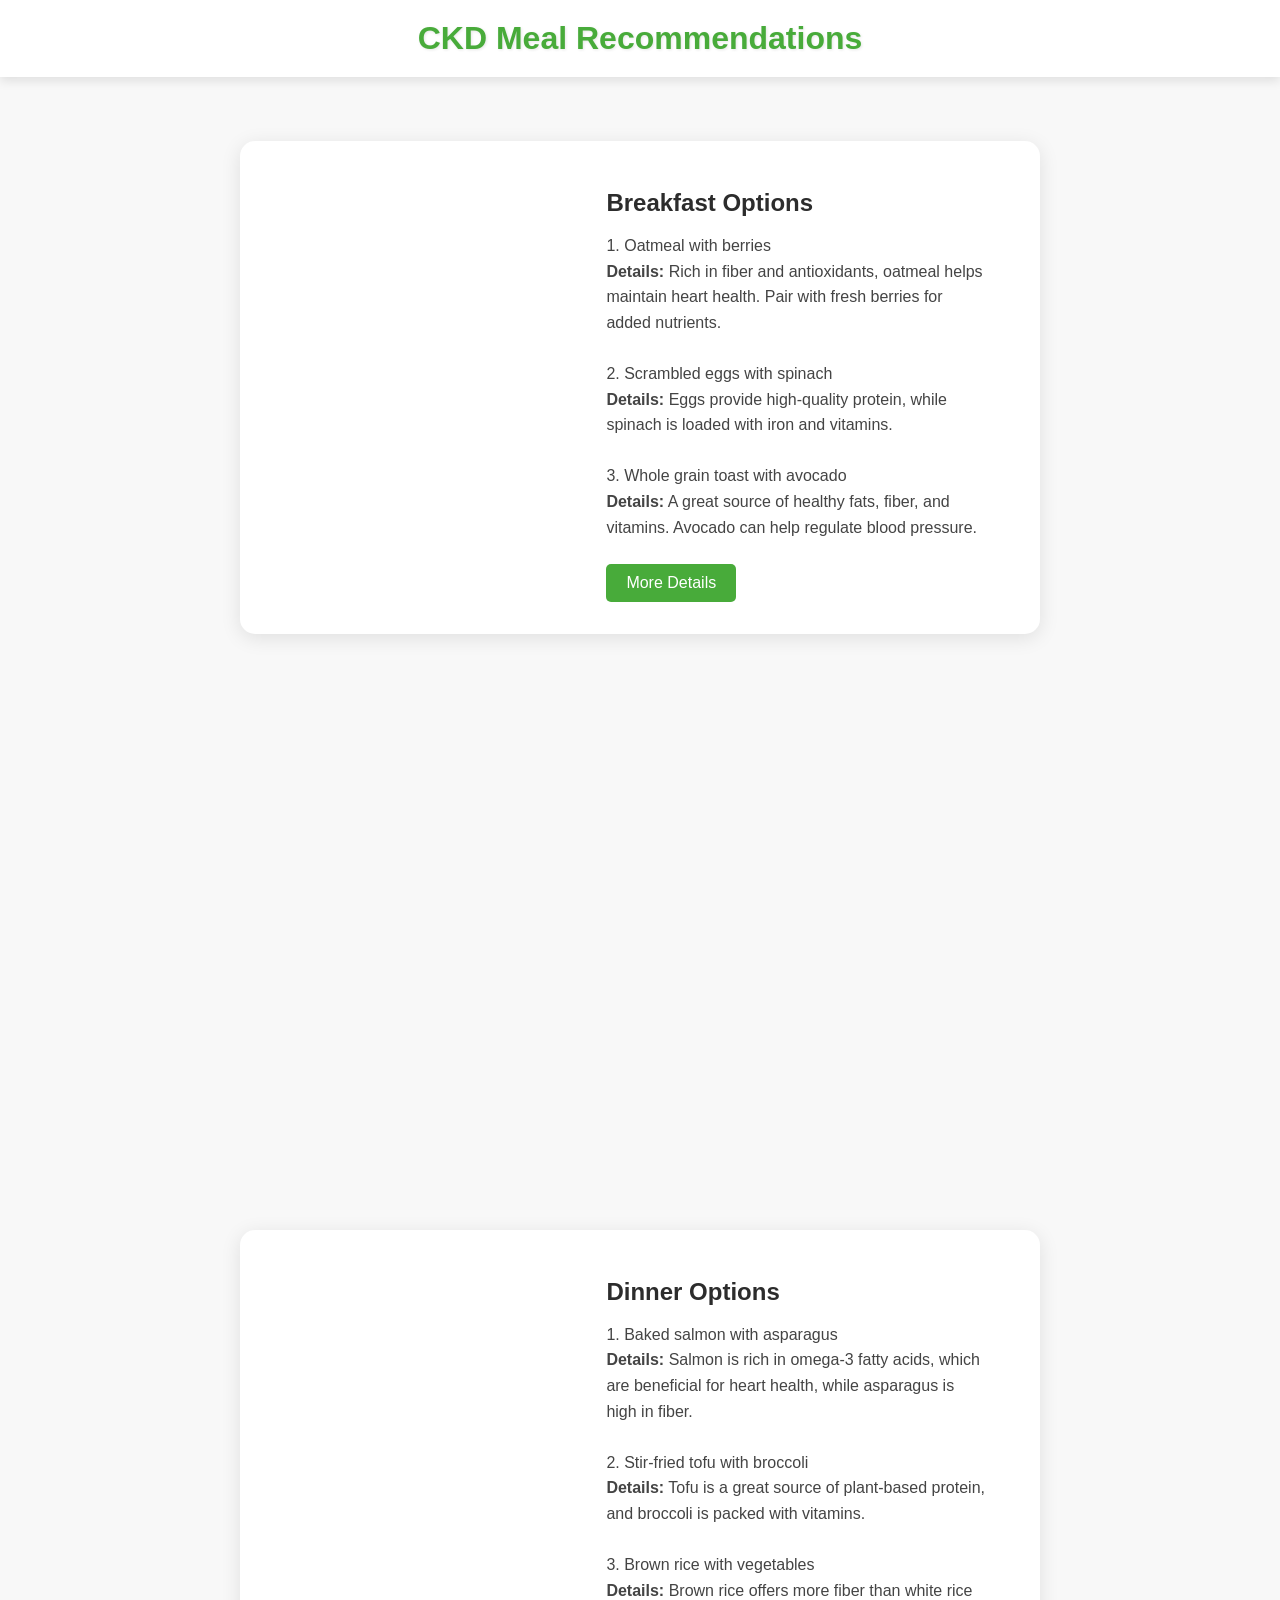
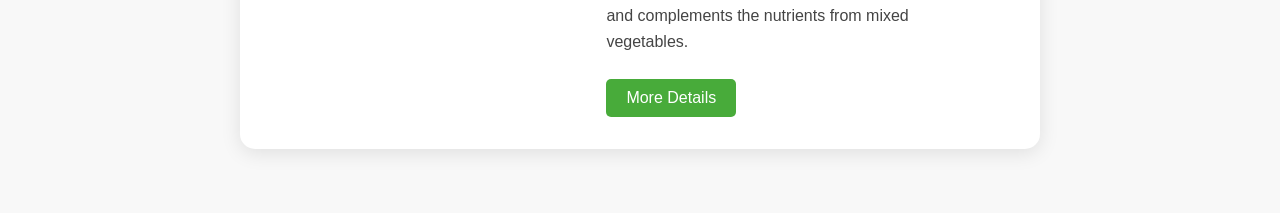
<file: Chronic_Kidney_Disease-Machine_Learning-main/templates/diet.html>
<!DOCTYPE html>
<html lang="en">
<head>
    <meta charset="UTF-8" />
    <meta name="viewport" content="width=device-width, initial-scale=1.0" />
    <title>Chronic Kidney Disease Meal Recommendations</title>
    <style>
        * {
            box-sizing: border-box;
        }

        body {
            font-family: 'Trebuchet MS', sans-serif;
            background-color: #f8f8f8;
            margin: 0;
            padding: 0;
            color: #333;
        }

        nav {
            display: flex;
            justify-content: center;
            align-items: center;
            padding: 20px;
            background-color: #fff;
            box-shadow: 0 4px 10px rgba(0, 0, 0, 0.1);
        }

        ul {
            list-style: none;
            padding: 0;
            margin: 0;
        }

        ul li {
            font-size: 2rem;
            color: #48ab3a;
            font-weight: bold;
            text-shadow: 1px 1px 3px rgba(0, 0, 0, 0.1);
        }

        main {
            display: flex;
            flex-direction: column;
            align-items: center;
            padding: 2rem;
        }

        .container {
            width: 90%;
            max-width: 800px;
            margin: 2rem 0;
            display: flex;
            flex-direction: row;
            align-items: center;
            padding: 2rem;
            background: #fff;
            border-radius: 15px;
            box-shadow: 0 4px 20px rgba(0, 0, 0, 0.1);
            opacity: 0;
            transform: translateY(50px);
            transition: opacity 0.5s ease, transform 0.5s ease;
        }

        .img {
            flex: 0 0 40%; /* Fixed width for image */
            border-radius: 15px;
            background-size: cover;
            height: 200px;
            margin-right: 20px;
        }

        .content-container {
            flex: 1;
            padding: 0 20px;
        }

        .content-container h1 {
            font-size: 1.5rem;
            color: #2c2c2c;
            margin-bottom: 1rem;
        }

        .content-container p {
            line-height: 1.6;
            margin-bottom: 1.5rem;
            color: #444;
        }

        .main-btn {
            background: #48ab3a;
            border: none;
            padding: 10px 20px;
            color: white;
            cursor: pointer;
            border-radius: 5px;
            font-size: 1rem;
            transition: background 0.3s, transform 0.3s;
        }

        .main-btn:hover {
            background: #369a2b;
            transform: scale(1.05);
        }

        /* Animation classes */
        .animate {
            opacity: 1;
            transform: translateY(0);
        }

        /* Responsive design */
        @media (max-width: 768px) {
            .container {
                flex-direction: column;
                align-items: center;
            }

            .img {
                width: 100%;
                height: 150px;
                margin-right: 0;
                margin-bottom: 15px;
            }

            .content-container {
                padding: 0;
                text-align: center;
            }
        }
    </style>
</head>
<body>
    <nav>
        <ul>
            <li>CKD Meal Recommendations</li>
        </ul>
    </nav>

    <main>
        <div class="container left">
            <div class="img" style="background-image: url('https://images.unsplash.com/photo-1604588019338-9c3f60a67551?crop=entropy&cs=tinysrgb&fit=max&fm=jpg&ixid=MXwyMDg4MDN8MHwxfGFsbHwxfHx8fHx8fHwxNjAwMjE4MjA4&ixlib=rb-1.2.1&q=80&w=400');"></div>
            <div class="content-container">
                <h1 class="title">Breakfast Options</h1>
                <p class="info">
                    1. Oatmeal with berries <br>
                    <strong>Details:</strong> Rich in fiber and antioxidants, oatmeal helps maintain heart health. Pair with fresh berries for added nutrients. <br><br>
                    2. Scrambled eggs with spinach <br>
                    <strong>Details:</strong> Eggs provide high-quality protein, while spinach is loaded with iron and vitamins. <br><br>
                    3. Whole grain toast with avocado <br>
                    <strong>Details:</strong> A great source of healthy fats, fiber, and vitamins. Avocado can help regulate blood pressure.
                </p>
                <button class="main-btn">More Details</button>
            </div>
        </div>

        <div class="container right">
            <div class="img" style="background-image: url('https://images.unsplash.com/photo-1529156062782-4e3769a18a32?crop=entropy&cs=tinysrgb&fit=max&fm=jpg&ixid=MXwyMDg4MDN8MHwxfGFsbHwxfHx8fHx8fHwxNjAwMjE4MjA4&ixlib=rb-1.2.1&q=80&w=400');"></div>
            <div class="content-container">
                <h1 class="title">Lunch Options</h1>
                <p class="info">
                    1. Grilled chicken salad <br>
                    <strong>Details:</strong> Lean protein from chicken and a variety of vegetables provide essential nutrients. <br><br>
                    2. Quinoa with steamed vegetables <br>
                    <strong>Details:</strong> Quinoa is a complete protein, and steaming vegetables helps retain their nutrients. <br><br>
                    3. Lentil soup <br>
                    <strong>Details:</strong> High in protein and fiber, lentils are great for heart health and digestion.
                </p>
                <button class="main-btn">More Details</button>
            </div>
        </div>

        <div class="container left">
            <div class="img" style="background-image: url('https://images.unsplash.com/photo-1598354882268-e1f5820af2c7?crop=entropy&cs=tinysrgb&fit=max&fm=jpg&ixid=MXwyMDg4MDN8MHwxfGFsbHwxfHx8fHx8fHwxNjAwMjE4MjA4&ixlib=rb-1.2.1&q=80&w=400');"></div>
            <div class="content-container">
                <h1 class="title">Dinner Options</h1>
                <p class="info">
                    1. Baked salmon with asparagus <br>
                    <strong>Details:</strong> Salmon is rich in omega-3 fatty acids, which are beneficial for heart health, while asparagus is high in fiber. <br><br>
                    2. Stir-fried tofu with broccoli <br>
                    <strong>Details:</strong> Tofu is a great source of plant-based protein, and broccoli is packed with vitamins. <br><br>
                    3. Brown rice with vegetables <br>
                    <strong>Details:</strong> Brown rice offers more fiber than white rice and complements the nutrients from mixed vegetables.
                </p>
                <button class="main-btn">More Details</button>
            </div>
        </div>
    </main>

    <script>
        // Function to check if an element is in the viewport
        function isElementInViewport(el) {
            const rect = el.getBoundingClientRect();
            return (
                rect.top >= 0 &&
                rect.left >= 0 &&
                rect.bottom <= (window.innerHeight || document.documentElement.clientHeight) &&
                rect.right <= (window.innerWidth || document.documentElement.clientWidth)
            );
        }

        // Add the animation class when the element is in the viewport
        function animateOnScroll() {
            const containers = document.querySelectorAll('.container');
            containers.forEach(container => {
                if (isElementInViewport(container)) {
                    container.classList.add('animate');
                }
            });
        }

        window.addEventListener('scroll', animateOnScroll);
        window.addEventListener('load', animateOnScroll);
    </script>
</body>
</html>
</file>
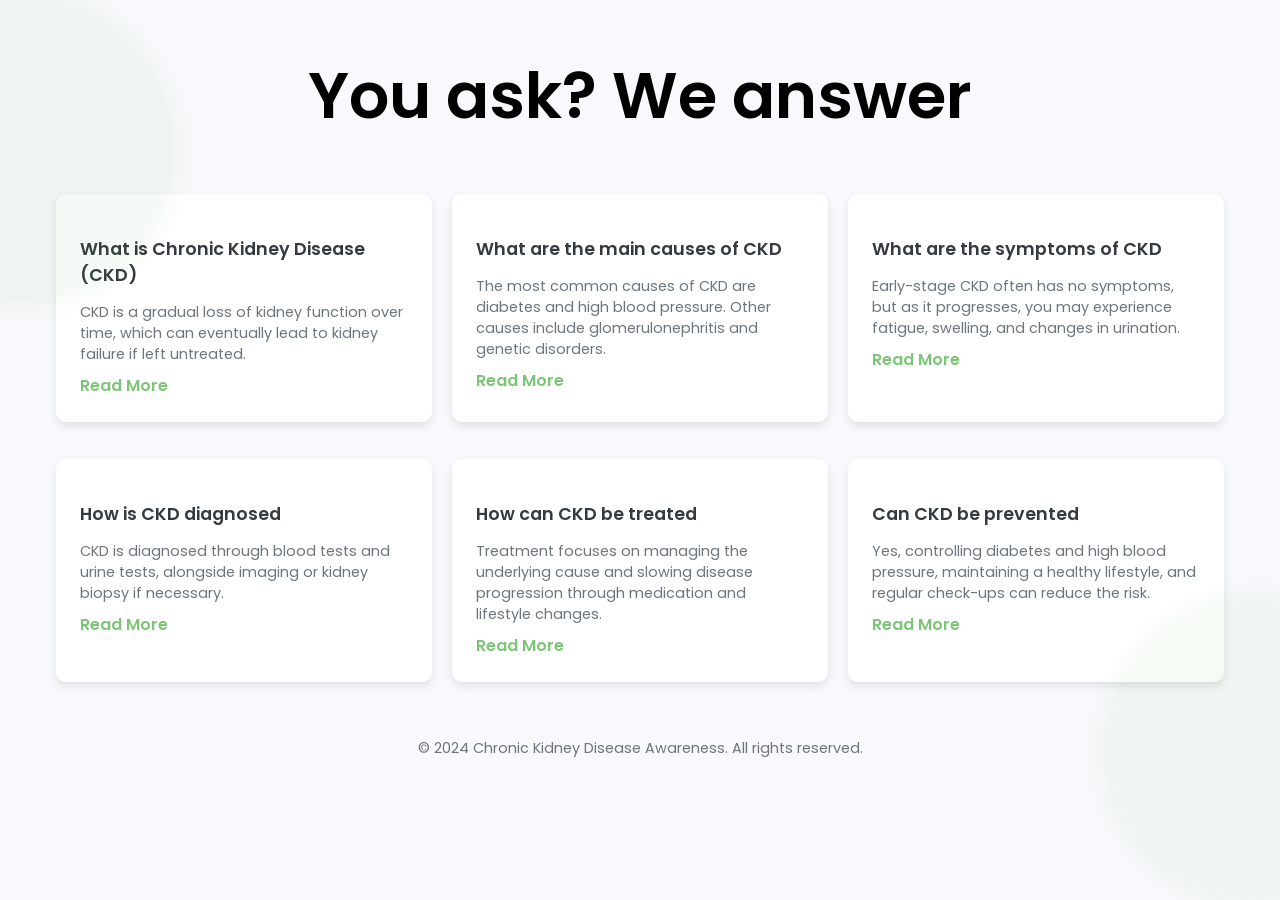
<file: Chronic_Kidney_Disease-Machine_Learning-main/templates/faq.html>
<!DOCTYPE html>
<html lang="en">
<head>
  <meta charset="UTF-8">
  <meta name="viewport" content="width=device-width, initial-scale=1.0">
  <title>FAQ Section</title>
  <link href="https://fonts.googleapis.com/css?family=Poppins:300,400,600&display=swap" rel="stylesheet">
  <style>
    * {
      box-sizing: border-box;
    }
    body {
      margin: 0;
      padding: 0;
      font-family: 'Poppins', sans-serif;
      background-color: #f8f9fc;
      overflow-x: hidden; /* Prevent horizontal scrolling */
    }
    .faq-header {
      font-size: 4rem; 
      font-weight: 600;
      margin-top: 2rem;  /* Reduced top margin */
      margin-bottom: 0.5rem; 
      text-align: center; 
      color: #000000; 
    }
    .faq-subheader-container {
      background-color: #d4edda; 
      border: 1px solid #d2dfd5; 
      border-radius: 5px; 
      padding: 0.5rem 1rem; 
      text-align: center; 
      margin: 1rem auto; 
      max-width: 299px; 
    }
    .faq-subheader {
      color: #48ab3f; 
      font-weight: 400;
      margin: 0; 
      font-size: 1.2rem; 
    }
    .faq-container {
      padding: 1rem; 
      max-width: 1200px;
      margin: 0 auto;
      text-align: left; 
    }
    .faq-grid {
      display: flex;
      flex-wrap: wrap;
      justify-content: space-between;
      gap: 2.3rem 1rem; 
      margin-top: 3.2rem; 
    }
    .faq-box {
      background-color: #fff;
      border-radius: 10px;
      padding: 1.5rem; 
      box-shadow: 0 4px 8px rgba(0,0,0,0.1);
      width: 32.2%; 
      transition: all 0.3s ease;
    }
    .faq-box:hover {
      transform: translateY(-5px); 
      box-shadow: 0 4px 12px rgba(0,0,0,0.2); 
    }
    .faq-title {
      font-size: 1.1rem; 
      font-weight: 600;
      color: #343a40;
      margin-bottom: 0.5rem; 
    }
    .faq-text {
      color: #6c757d;
      font-size: 0.9rem; 
      margin-bottom: 0.5rem; 
    }
    .faq-read-more {
      color: #7cc576;
      font-weight: 600;
      text-decoration: none;
    }
    .faq-read-more:hover {
      text-decoration: underline;
    }
    .footer {
      text-align: center;
      margin-top: 1.5rem;
      padding: 1rem 0;
      color: #6c757d;
      font-size: 0.9rem;
    }

  /* Glow effects */
  .glow-effect {
  position: fixed;
  border-radius: 50%;
  pointer-events: none; /* Prevent interaction with the glow */
}

.glow-left {
  top: 0; /* Position it at the top */
  left: -10%; /* Keep off-screen */
  width: 300px; /* Size of the glow */
  height: 300px; /* Size of the glow */
  background: rgba(76, 165, 80, 0.1); /* Reduced background opacity */
  box-shadow: 0 0 30px rgba(76, 175, 80, 0.2); /* Reduced box shadow intensity */
  opacity: 0.5; /* Set constant opacity */
}

.glow-right {
  bottom: 0; /* Position it at the bottom */
  right: -10%; /* Keep off-screen */
  width: 300px; /* Size of the glow */
  height: 300px; /* Size of the glow */
  background: rgba(76, 175, 80, 0.1); /* Reduced background opacity */
  box-shadow: 0 0 30px rgba(76, 175, 80, 0.2); /* Reduced box shadow intensity */
  opacity: 0.5; /* Set constant opacity */
}

    @keyframes pulse {
      0% {
        opacity: 0.7;
      }
      100% {
        opacity: 0.3;
      }
    }

    @media (max-width: 768px) {
      .faq-box {
        width: 100%; 
      }
    }
  </style>
</head>
<body>

<div class="faq-container">
  <h2 class="faq-header">You ask? We answer</h2>

  <div class="faq-grid">
    <div class="faq-box">
      <h3 class="faq-title">What is Chronic Kidney Disease (CKD)</h3>
      <p class="faq-text">CKD is a gradual loss of kidney function over time, which can eventually lead to kidney failure if left untreated.</p>
      <a href="#" class="faq-read-more">Read More</a>
    </div>
    
    <div class="faq-box">
      <h3 class="faq-title">What are the main causes of CKD</h3>
      <p class="faq-text">The most common causes of CKD are diabetes and high blood pressure. Other causes include glomerulonephritis and genetic disorders.</p>
      <a href="#" class="faq-read-more">Read More</a>
    </div>
    
    <div class="faq-box">
      <h3 class="faq-title">What are the symptoms of CKD</h3>
      <p class="faq-text">Early-stage CKD often has no symptoms, but as it progresses, you may experience fatigue, swelling, and changes in urination.</p>
      <a href="#" class="faq-read-more">Read More</a>
    </div>
    
    <div class="faq-box">
      <h3 class="faq-title">How is CKD diagnosed</h3>
      <p class="faq-text">CKD is diagnosed through blood tests and urine tests, alongside imaging or kidney biopsy if necessary.</p>
      <a href="#" class="faq-read-more">Read More</a>
    </div>
    
    <div class="faq-box">
      <h3 class="faq-title">How can CKD be treated</h3>
      <p class="faq-text">Treatment focuses on managing the underlying cause and slowing disease progression through medication and lifestyle changes.</p>
      <a href="#" class="faq-read-more">Read More</a>
    </div>
    
    <div class="faq-box">
      <h3 class="faq-title">Can CKD be prevented</h3>
      <p class="faq-text">Yes, controlling diabetes and high blood pressure, maintaining a healthy lifestyle, and regular check-ups can reduce the risk.</p>
      <a href="#" class="faq-read-more">Read More</a>
    </div>
  </div>
</div>

<div class="glow-effect glow-left"></div>
<div class="glow-effect glow-right"></div>

<footer class="footer">
  &copy; 2024 Chronic Kidney Disease Awareness. All rights reserved.
</footer>

</body>
</html>
</file>
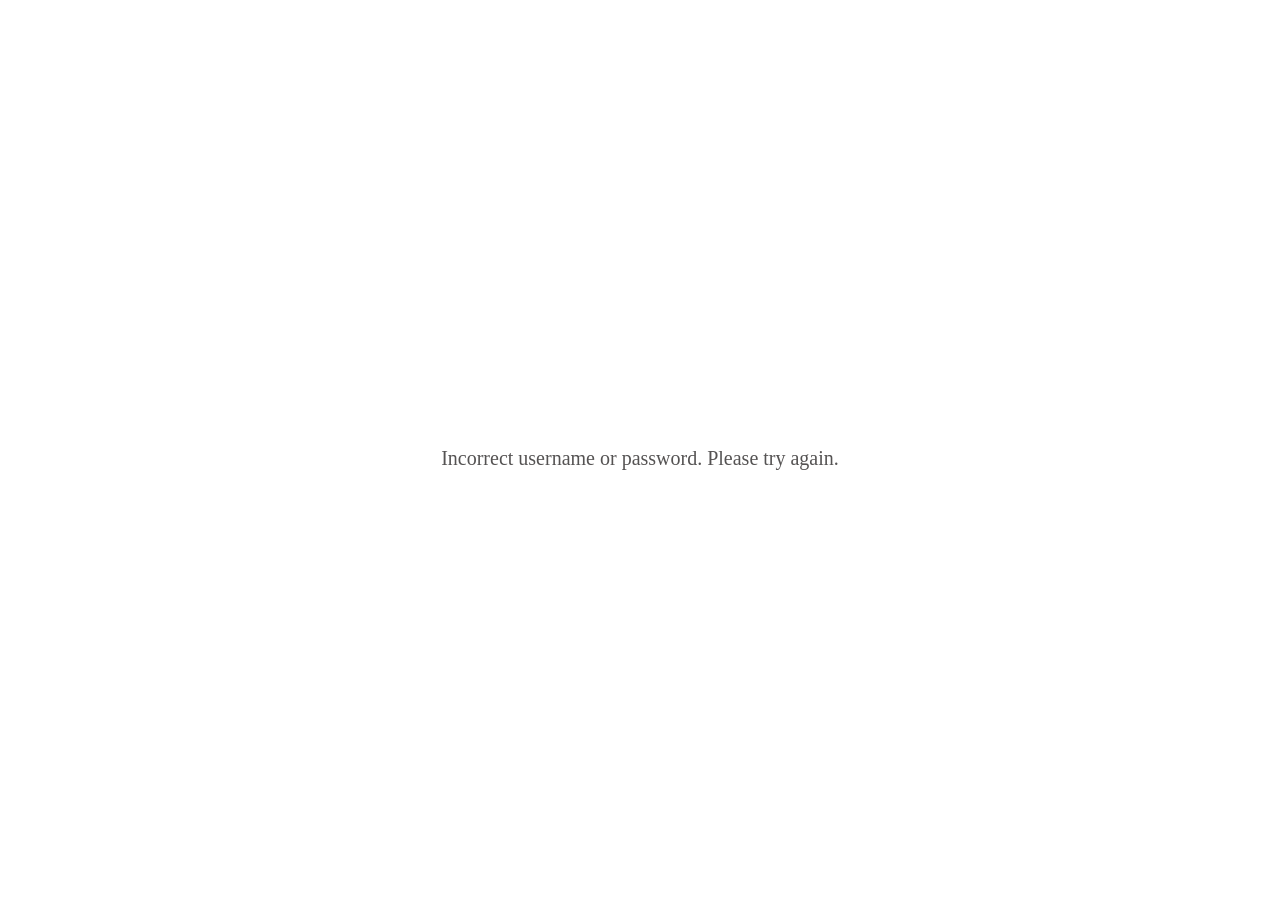
<file: Chronic_Kidney_Disease-Machine_Learning-main/templates/loginerror.html>
<!DOCTYPE html>
<html lang="en">
<head>
    <meta charset="UTF-8">
    <meta name="viewport" content="width=device-width, initial-scale=1.0">
    <title>Login Error</title>
    <style>
        .error-message {
            display: flex;
            justify-content: center;
            align-items: center;
            height: 100vh;
            font-weight: lighter;
            font-size: 20px; /* Smaller text */
            color: rgb(85, 83, 83); /* Red color for error */
            text-align: center;
        }
    </style>
</head>
<body>
    <div class="error-message">
        Incorrect username or password. Please try again.
    </div>
</body>
</html>
</file>
